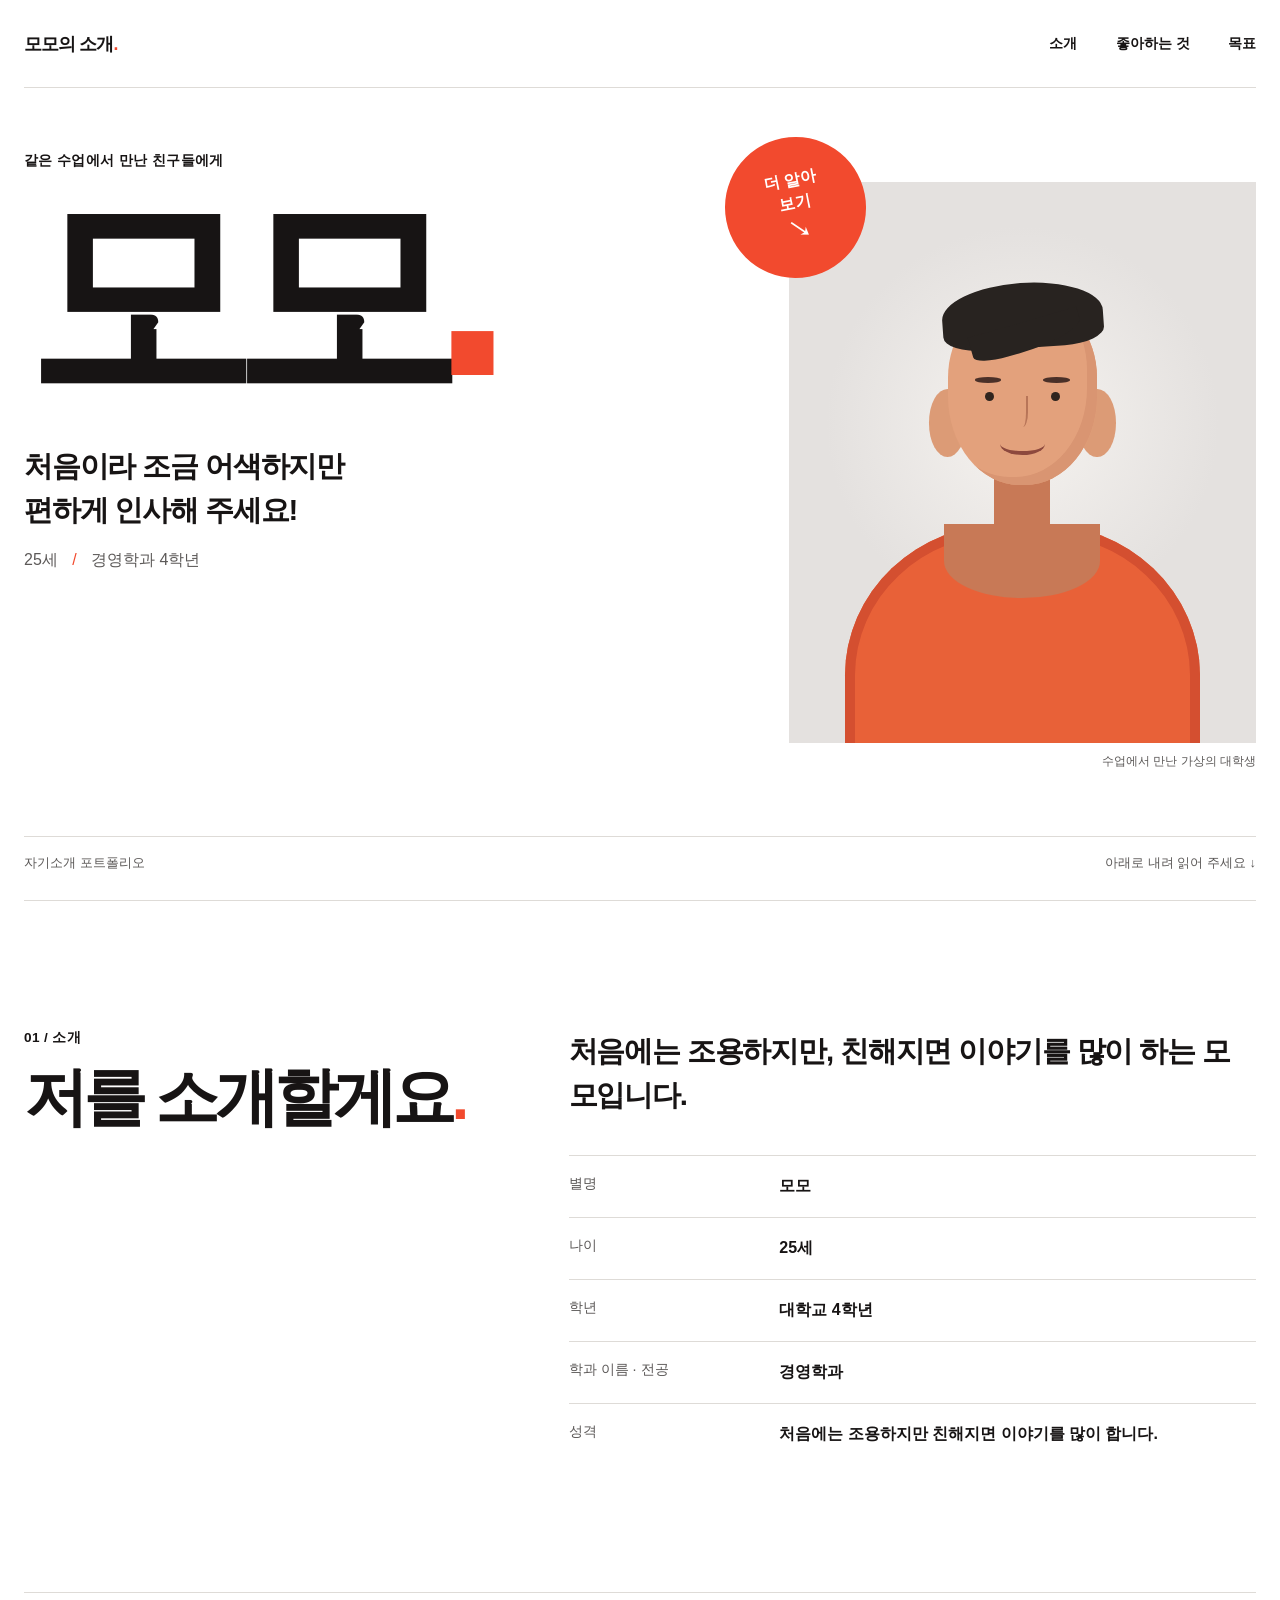
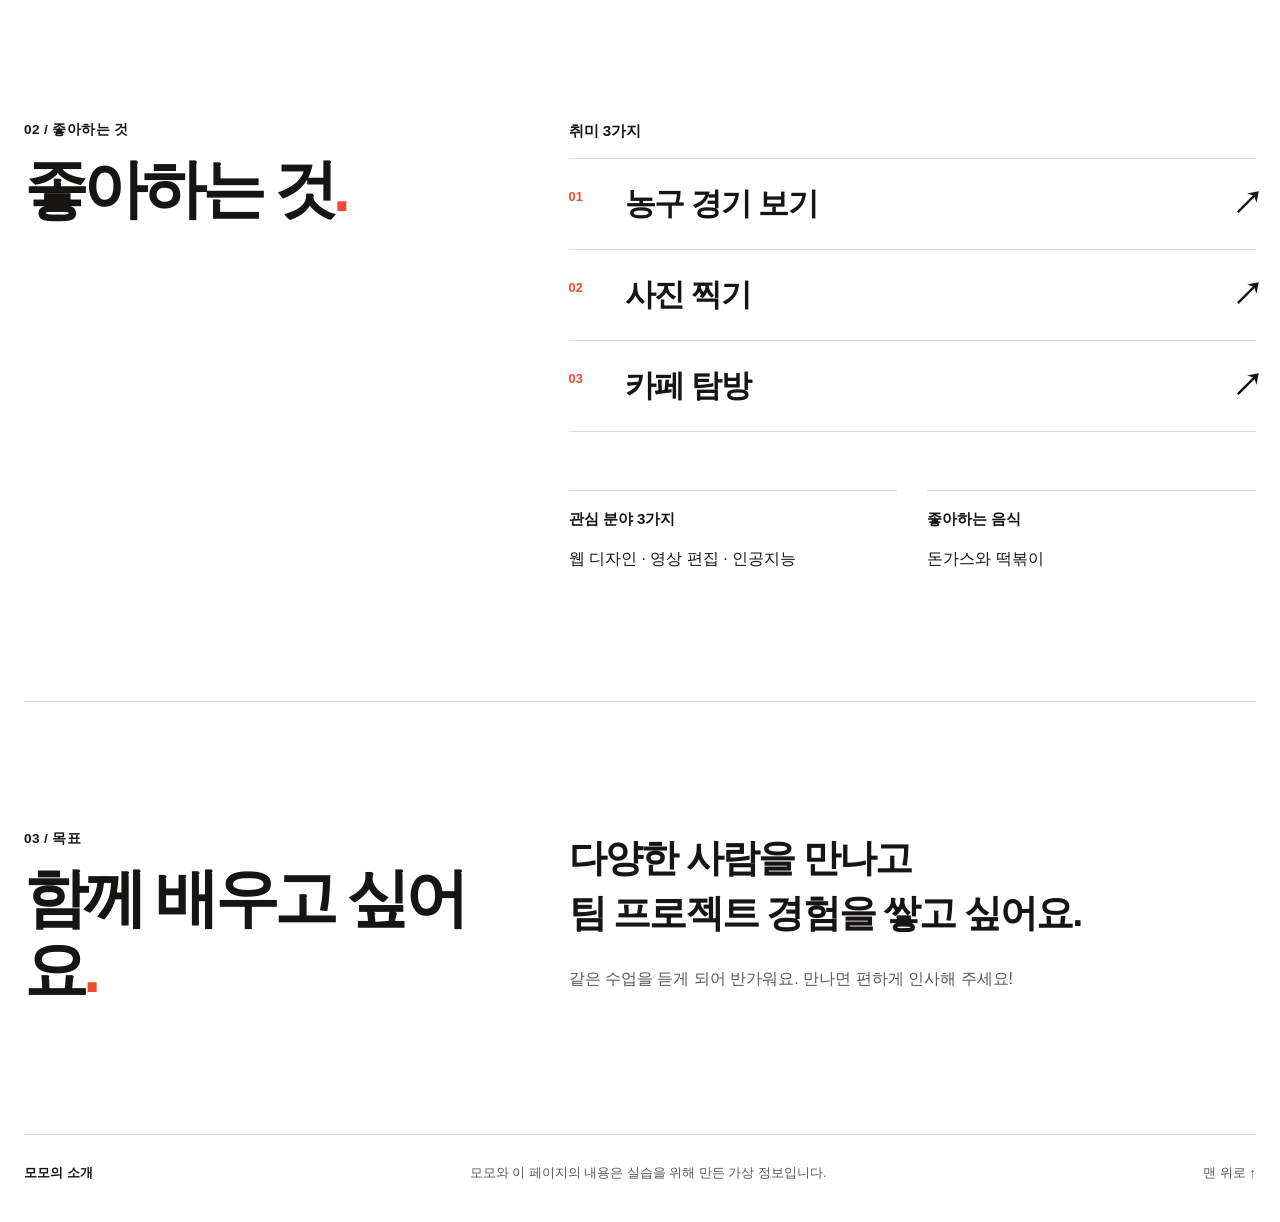
<file: 01-intro/index.html>
<!doctype html>
<html lang="ko">
<head>
  <meta charset="utf-8">
  <meta name="viewport" content="width=device-width, initial-scale=1">
  <title>모모 | 처음 만난 친구들에게</title>
  <link rel="stylesheet" href="style.css">
</head>
<body>
  <div class="page">
    <header class="site-header">
      <a class="site-name" href="#top">모모의 소개<span class="site-name-dot" aria-hidden="true">.</span></a>
      <nav aria-label="페이지 메뉴">
        <a href="#about">소개</a>
        <a href="#likes">좋아하는 것</a>
        <a href="#goal">목표</a>
      </nav>
    </header>

    <main id="top">
      <section class="hero" aria-labelledby="hero-title">
        <div class="hero-title-block">
          <p class="eyebrow">같은 수업에서 만난 친구들에게</p>
          <h1 id="hero-title">모모<span class="hero-period">.</span></h1>
          <p class="hero-line">처음이라 조금 어색하지만<br>편하게 인사해 주세요!</p>
          <p class="hero-detail">25세 <span aria-hidden="true">/</span> 경영학과 4학년</p>
        </div>

        <div class="hero-art">
          <div class="portrait" role="img" aria-label="짙은 머리와 주황색 옷을 입고 웃는 가상 인물 모모의 그림">
            <div class="portrait-glow"></div>
            <div class="portrait-body"></div>
            <div class="portrait-neck"></div>
            <div class="portrait-ear portrait-ear-left"></div>
            <div class="portrait-ear portrait-ear-right"></div>
            <div class="portrait-face">
              <div class="portrait-hair"></div>
              <div class="portrait-brow portrait-brow-left"></div>
              <div class="portrait-brow portrait-brow-right"></div>
              <div class="portrait-eye portrait-eye-left"></div>
              <div class="portrait-eye portrait-eye-right"></div>
              <div class="portrait-nose"></div>
              <div class="portrait-smile"></div>
            </div>
          </div>
          <a class="round-link" href="#about">더 알아<br>보기 <span aria-hidden="true">↘</span></a>
          <p class="art-caption">수업에서 만난 가상의 대학생</p>
        </div>
        <p class="hero-bottom">자기소개 포트폴리오 <span>아래로 내려 읽어 주세요 ↓</span></p>
      </section>

      <section class="section about" id="about" aria-labelledby="about-title">
        <div class="section-heading"><p class="section-index">01 / 소개</p><h2 id="about-title">저를 소개할게요<span class="accent">.</span></h2></div>
        <div class="about-content">
          <p class="section-intro">처음에는 조용하지만, 친해지면 이야기를 많이 하는 모모입니다.</p>
          <dl class="facts">
            <div><dt>별명</dt><dd>모모</dd></div>
            <div><dt>나이</dt><dd>25세</dd></div>
            <div><dt>학년</dt><dd>대학교 4학년</dd></div>
            <div><dt>학과 이름 · 전공</dt><dd>경영학과</dd></div>
            <div><dt>성격</dt><dd>처음에는 조용하지만 친해지면 이야기를 많이 합니다.</dd></div>
          </dl>
        </div>
      </section>

      <section class="section likes" id="likes" aria-labelledby="likes-title">
        <div class="section-heading"><p class="section-index">02 / 좋아하는 것</p><h2 id="likes-title">좋아하는 것<span class="accent">.</span></h2></div>
        <div class="likes-content">
          <h3>취미 3가지</h3>
          <ol class="interest-list">
            <li><span class="item-number">01</span><span>농구 경기 보기</span><span aria-hidden="true">↗</span></li>
            <li><span class="item-number">02</span><span>사진 찍기</span><span aria-hidden="true">↗</span></li>
            <li><span class="item-number">03</span><span>카페 탐방</span><span aria-hidden="true">↗</span></li>
          </ol>
          <div class="small-info"><div><h3>관심 분야 3가지</h3><p>웹 디자인 · 영상 편집 · 인공지능</p></div><div><h3>좋아하는 음식</h3><p>돈가스와 떡볶이</p></div></div>
        </div>
      </section>

      <section class="section goal" id="goal" aria-labelledby="goal-title">
        <div class="section-heading"><p class="section-index">03 / 목표</p><h2 id="goal-title">함께 배우고 싶어요<span class="accent">.</span></h2></div>
        <div class="goal-content"><p class="goal-lead">다양한 사람을 만나고<br>팀 프로젝트 경험을 쌓고 싶어요.</p><p>같은 수업을 듣게 되어 반가워요. 만나면 편하게 인사해 주세요!</p></div>
      </section>
    </main>

    <footer class="site-footer"><p>모모의 소개</p><p>모모와 이 페이지의 내용은 실습을 위해 만든 가상 정보입니다.</p><a href="#top">맨 위로 ↑</a></footer>
  </div>
</body>
</html>
</file>
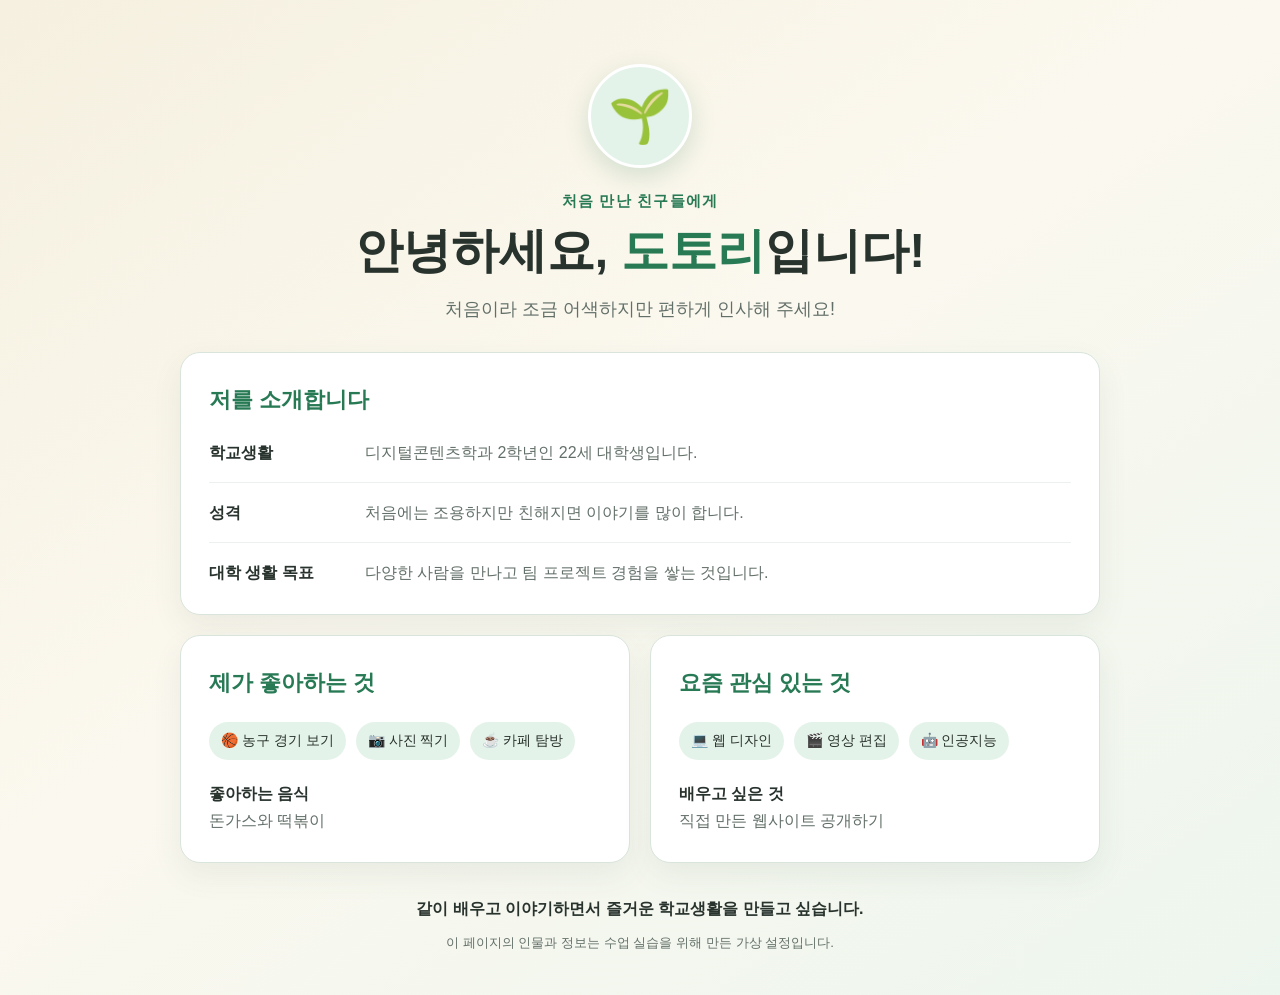
<file: myVibe_coding/01-intro/index.html>
<!doctype html>
<html lang="ko">
<head>
  <meta charset="UTF-8">
  <meta name="viewport" content="width=device-width, initial-scale=1.0">
  <meta name="description" content="가상 대학생 도토리의 자기소개 웹페이지입니다.">
  <title>도토리의 자기소개</title>
  <link rel="stylesheet" href="style.css">
</head>
<body>
  <main class="소개-페이지">
    <header class="소개-상단">
      <div class="프로필-그림" aria-hidden="true">🌱</div>
      <p class="작은-제목">처음 만난 친구들에게</p>
      <h1>안녕하세요, <span>도토리</span>입니다!</h1>
      <p class="소개말">처음이라 조금 어색하지만 편하게 인사해 주세요!</p>
    </header>

    <section class="카드" aria-labelledby="기본정보-제목">
      <h2 id="기본정보-제목">저를 소개합니다</h2>
      <dl class="정보-목록">
        <div>
          <dt>학교생활</dt>
          <dd>디지털콘텐츠학과 2학년인 22세 대학생입니다.</dd>
        </div>
        <div>
          <dt>성격</dt>
          <dd>처음에는 조용하지만 친해지면 이야기를 많이 합니다.</dd>
        </div>
        <div>
          <dt>대학 생활 목표</dt>
          <dd>다양한 사람을 만나고 팀 프로젝트 경험을 쌓는 것입니다.</dd>
        </div>
      </dl>
    </section>

    <div class="카드-모음">
      <section class="카드" aria-labelledby="취미-제목">
        <h2 id="취미-제목">제가 좋아하는 것</h2>
        <ul class="태그-목록">
          <li>🏀 농구 경기 보기</li>
          <li>📷 사진 찍기</li>
          <li>☕ 카페 탐방</li>
        </ul>
        <p class="추가-정보"><strong>좋아하는 음식</strong> 돈가스와 떡볶이</p>
      </section>

      <section class="카드" aria-labelledby="관심사-제목">
        <h2 id="관심사-제목">요즘 관심 있는 것</h2>
        <ul class="태그-목록">
          <li>💻 웹 디자인</li>
          <li>🎬 영상 편집</li>
          <li>🤖 인공지능</li>
        </ul>
        <p class="추가-정보"><strong>배우고 싶은 것</strong> 직접 만든 웹사이트 공개하기</p>
      </section>
    </div>

    <footer class="마무리">
      <p>같이 배우고 이야기하면서 즐거운 학교생활을 만들고 싶습니다.</p>
      <small>이 페이지의 인물과 정보는 수업 실습을 위해 만든 가상 설정입니다.</small>
    </footer>
  </main>
</body>
</html>
</file>
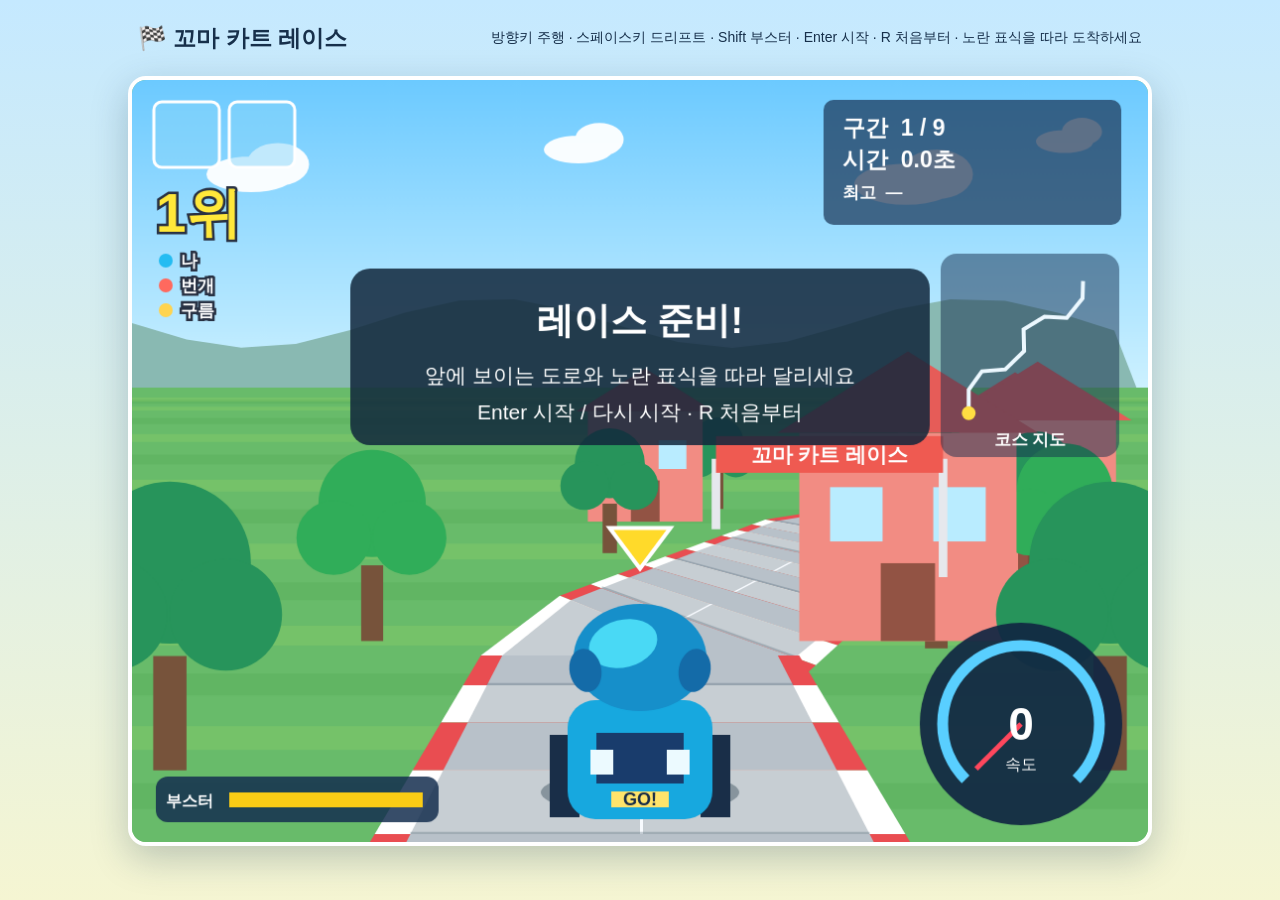
<file: 02-bricks(kart)/kart_game.html>
<!doctype html>
<html lang="ko">
<head>
  <meta charset="utf-8">
  <meta name="viewport" content="width=device-width, initial-scale=1">
  <title>꼬마 카트 레이스</title>
  <link rel="stylesheet" href="kart_game.css">
  <script src="kart_game.js" defer></script>
</head>
<body>
  <main>
    <header>
      <h1>🏁 꼬마 카트 레이스</h1>
      <p>방향키 주행 · 스페이스키 드리프트 · Shift 부스터 · Enter 시작 · R 처음부터 · 노란 표식을 따라 도착하세요</p>
    </header>
    <canvas id="game" width="1024" height="768" aria-label="꼬마 카트 레이스 게임 화면"></canvas>
  </main>
</body>
</html>
</file>
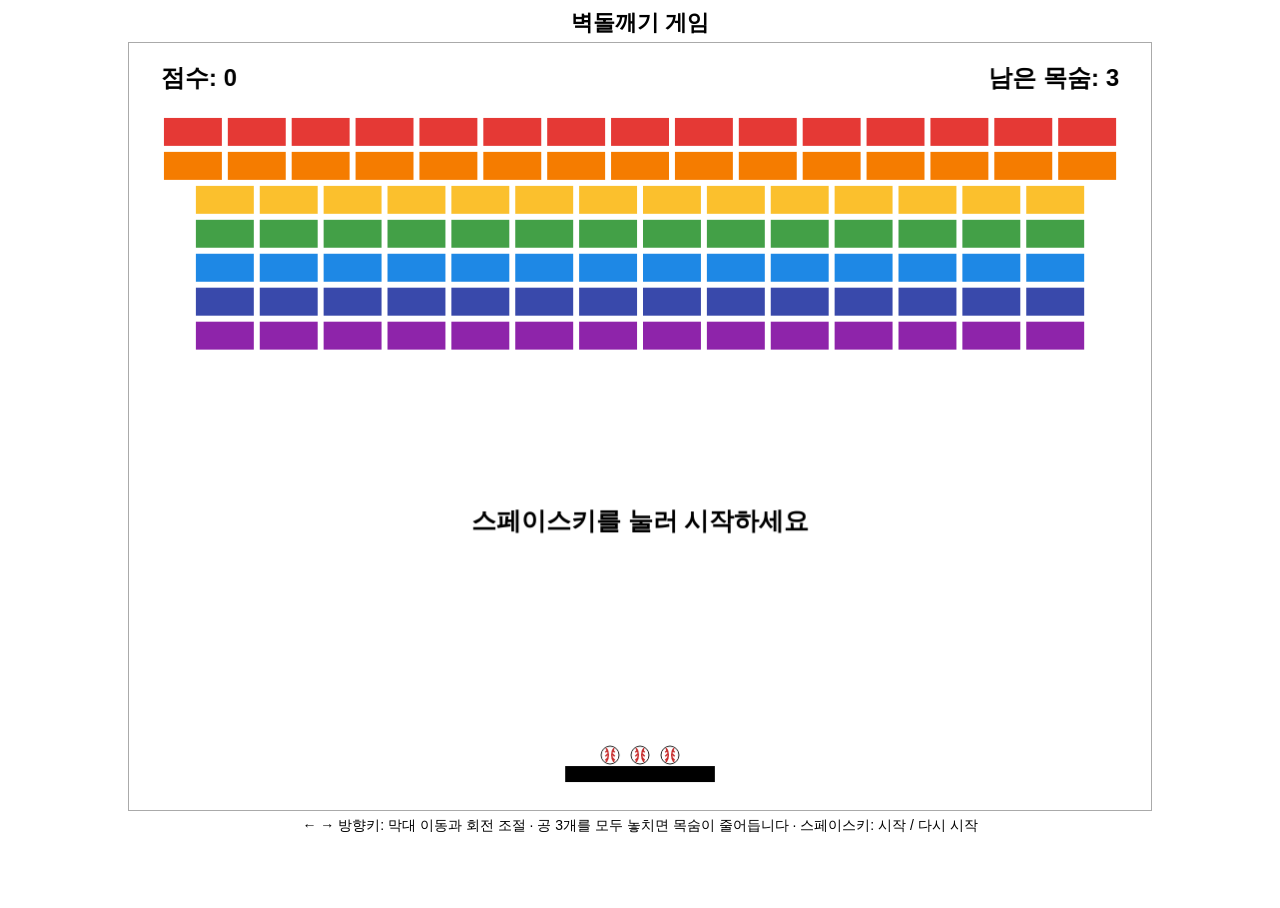
<file: 02-bricks/brick_game.html>
<!doctype html>
<html lang="ko">
<head>
  <meta charset="utf-8">
  <meta name="viewport" content="width=device-width, initial-scale=1">
  <title>벽돌깨기 게임</title>
  <link rel="stylesheet" href="brick_game.css">
  <script src="brick_game.js" defer></script>
</head>
<body>
  <main>
    <h1>벽돌깨기 게임</h1>
    <canvas id="game" width="1024" height="768" aria-label="벽돌깨기 게임 화면"></canvas>
    <p>← → 방향키: 막대 이동과 회전 조절 · 공 3개를 모두 놓치면 목숨이 줄어듭니다 · 스페이스키: 시작 / 다시 시작</p>
  </main>
</body>
</html>
</file>
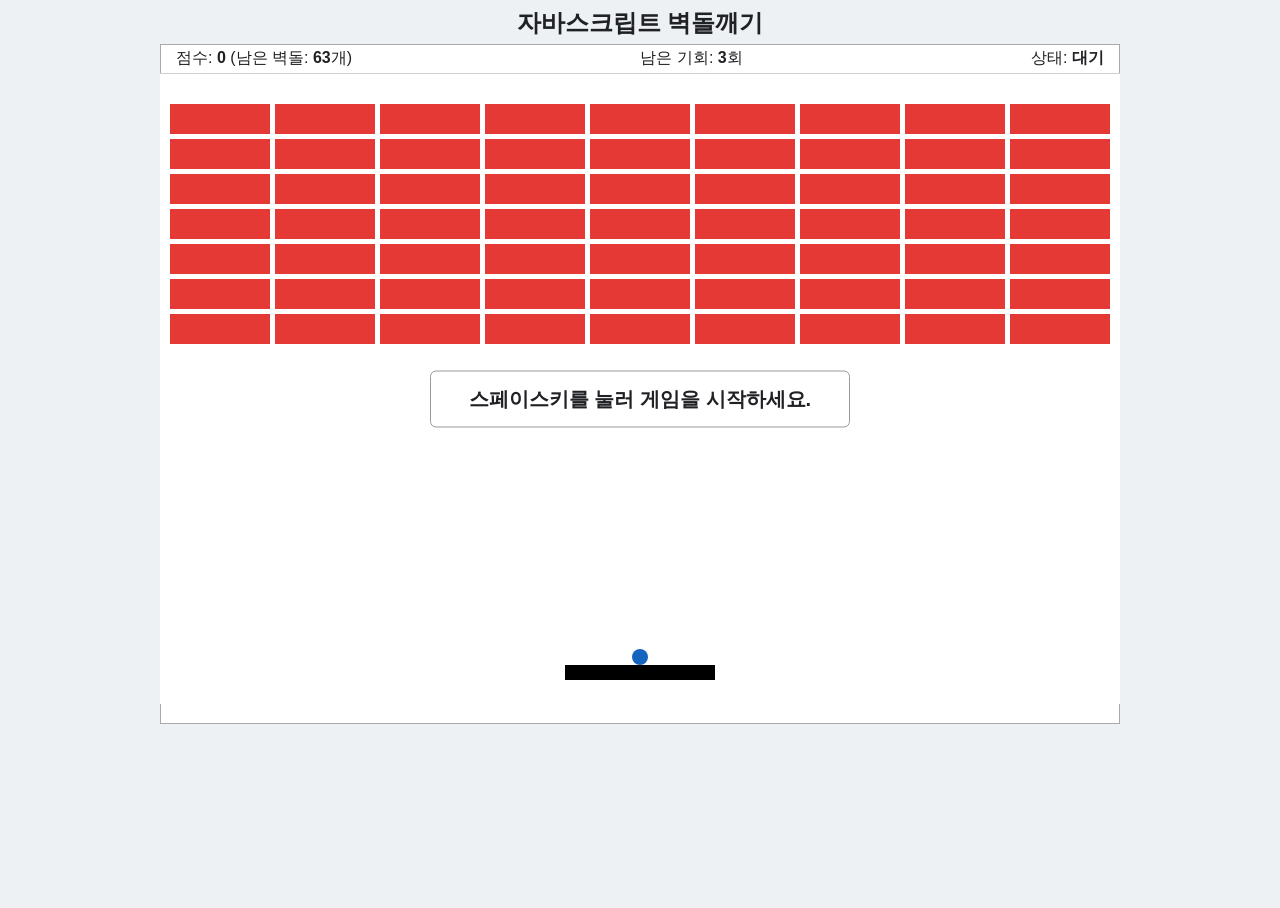
<file: myVibe_coding/02-bricks/brick_game.html>
<!doctype html>
<html lang="ko">
  <head>
    <meta charset="UTF-8">
    <meta name="viewport" content="width=device-width, initial-scale=1.0">
    <title>자바스크립트 벽돌깨기</title>
    <link rel="stylesheet" href="brick_game.css">
  </head>
  <body>
    <main class="game-wrapper">
      <h1>자바스크립트 벽돌깨기</h1>

      <section class="game-panel" aria-label="벽돌깨기 게임">
        <div class="game-info" aria-live="polite">
          <span>
            점수: <strong id="score">0</strong>
            (남은 벽돌: <strong id="remainingBricks">63</strong>개)
          </span>
          <span>남은 기회: <strong id="remainingChances">3</strong>회</span>
           <span>상태: <strong id="status">대기</strong></span>
        </div>

        <canvas
          id="gameCanvas"
          width="960"
          height="630"
          aria-label="방향키로 컨트롤 바를 움직이고 스페이스키로 시작하는 벽돌깨기 게임"
        ></canvas>

        <p id="message" class="game-message">스페이스키를 눌러 게임을 시작하세요.</p>
      </section>
    </main>

    <script src="brick_game.js"></script>
  </body>
</html>
</file>
<file: 01-intro/style.css>
:root { color-scheme: light; --ink: #171414; --paper: #fff; --subtle: #5c5958; --line: #dedbd7; --orange: #f24a2e; }
* { box-sizing: border-box; }
html { scroll-behavior: smooth; }
body { margin: 0; min-width: 0; background: var(--paper); color: var(--ink); font-family: "Arial", "Malgun Gothic", "Apple SD Gothic Neo", sans-serif; overflow-wrap: break-word; }
a { color: inherit; text-decoration: none; }
a:focus-visible { outline: 3px solid var(--orange); outline-offset: 5px; }
.page { width: min(100% - 48px, 1380px); margin-inline: auto; }
.site-header { display: flex; align-items: center; justify-content: space-between; gap: 24px; min-height: 88px; border-bottom: 1px solid var(--line); }
.site-name { font-size: 1.1rem; font-weight: 900; letter-spacing: -.05em; }
.site-name-dot, .accent, .hero-period { color: var(--orange); }
.site-header nav { display: flex; flex-wrap: wrap; gap: clamp(16px, 3vw, 44px); font-size: .9rem; font-weight: 700; }
.site-header nav a:hover, .site-footer a:hover { color: var(--orange); }
.hero { position: relative; display: grid; grid-template-columns: minmax(0, 1.2fr) minmax(300px, .8fr); column-gap: clamp(28px, 5vw, 80px); min-height: min(820px, calc(100vh - 88px)); padding-top: clamp(40px, 5vw, 78px); padding-bottom: 90px; }
.hero-title-block { position: relative; z-index: 2; min-width: 0; }
.eyebrow, .section-index { margin: 0; font-size: .85rem; font-weight: 700; letter-spacing: .03em; }
h1 { margin: 20px 0 30px; font-size: clamp(7rem, 18vw, 18rem); font-weight: 950; line-height: .92; letter-spacing: -.105em; white-space: nowrap; }
.hero-period { letter-spacing: -.08em; }
.hero-line { margin: 42px 0 18px; font-size: clamp(1.25rem, 2.3vw, 2rem); font-weight: 800; line-height: 1.5; letter-spacing: -.04em; }
.hero-detail { margin: 0; color: var(--subtle); font-size: 1rem; }
.hero-detail span { display: inline-block; margin-inline: 10px; color: var(--orange); }
.hero-art { position: relative; align-self: start; min-width: 0; margin-top: 30px; }
.portrait { position: relative; overflow: hidden; width: 100%; aspect-ratio: 4 / 4.8; background: #e4e1df; }
.portrait-glow { position: absolute; left: 7%; top: 8%; width: 86%; height: 70%; border-radius: 50%; background: radial-gradient(circle, #f3f0ed 10%, #e4e1df 70%); }
.portrait-body { position: absolute; left: 12%; bottom: -21%; width: 76%; height: 60%; border-radius: 45% 45% 18% 18%; background: #e86138; box-shadow: inset 0 0 0 10px #d44f30; }
.portrait-body::before { content: ""; position: absolute; left: 28%; top: 0; width: 44%; height: 22%; border-radius: 0 0 50% 50%; background: #c87956; }
.portrait-neck { position: absolute; left: 44%; bottom: 35%; width: 12%; height: 14%; background: #c87956; }
.portrait-ear { position: absolute; top: 37%; width: 8%; height: 12%; border-radius: 50%; background: #dc9b76; }
.portrait-ear-left { left: 30%; } .portrait-ear-right { right: 30%; }
.portrait-face { position: absolute; left: 34%; top: 21%; width: 32%; height: 33%; border-radius: 42% 42% 48% 48%; background: #e3a17c; box-shadow: inset -10px -8px #d99572; }
.portrait-hair { position: absolute; top: -9%; left: -4%; width: 108%; height: 35%; border-radius: 50% 50% 25% 25%; background: #282320; transform: rotate(-4deg); }
.portrait-hair::after { content: ""; position: absolute; left: 16%; top: 60%; width: 70%; height: 45%; border-radius: 0 0 60% 30%; background: #282320; transform: rotate(-12deg); }
.portrait-brow { position: absolute; top: 42%; width: 18%; height: 3%; border-radius: 50%; background: #4a3028; }
.portrait-brow-left { left: 18%; } .portrait-brow-right { right: 18%; }
.portrait-eye { position: absolute; top: 50%; width: 6%; height: 5%; border-radius: 50%; background: #30251f; }
.portrait-eye-left { left: 25%; } .portrait-eye-right { right: 25%; }
.portrait-nose { position: absolute; left: 47%; top: 52%; width: 7%; height: 17%; border-radius: 0 0 50% 50%; border-right: 2px solid #b87558; }
.portrait-smile { position: absolute; left: 35%; top: 72%; width: 30%; height: 12%; border-bottom: 4px solid #8d493e; border-radius: 0 0 50% 50%; }
.round-link { position: absolute; z-index: 3; top: -45px; left: -64px; display: flex; flex-direction: column; align-items: center; justify-content: center; width: clamp(112px, 11vw, 150px); aspect-ratio: 1; border-radius: 50%; background: var(--orange); color: #fff; text-align: center; font-size: clamp(.95rem, 1.25vw, 1.15rem); font-weight: 900; line-height: 1.4; transform: rotate(-11deg); transition: transform .2s ease, background .2s ease; }
.round-link:hover { background: #d6381c; transform: rotate(0) scale(1.05); }
.round-link span { font-size: 1.4rem; }
.art-caption { margin: 10px 0 0; color: var(--subtle); font-size: .75rem; text-align: right; }
.hero-bottom { position: absolute; right: 0; bottom: 28px; left: 0; display: flex; justify-content: space-between; margin: 0; padding-top: 18px; border-top: 1px solid var(--line); color: var(--subtle); font-size: .8rem; }
.section { display: grid; grid-template-columns: minmax(0, .8fr) minmax(0, 1.2fr); gap: 7%; padding: clamp(80px, 10vw, 160px) 0; border-top: 1px solid var(--line); scroll-margin-top: 24px; }
.section-heading h2 { margin: 14px 0 0; font-size: clamp(2.4rem, 5vw, 5rem); line-height: 1.13; letter-spacing: -.075em; }
.section-intro { margin: 0 0 38px; font-size: clamp(1.35rem, 2.3vw, 2rem); font-weight: 700; line-height: 1.5; letter-spacing: -.04em; }
.facts { margin: 0; }
.facts div { display: grid; grid-template-columns: minmax(110px, .4fr) 1fr; gap: 20px; padding: 18px 0; border-top: 1px solid var(--line); }
.facts dt { color: var(--subtle); font-size: .9rem; }
.facts dd { margin: 0; font-weight: 700; line-height: 1.55; }
.likes-content h3 { margin: 0 0 16px; font-size: .95rem; }
.interest-list { margin: 0 0 58px; padding: 0; list-style: none; }
.interest-list li { display: grid; grid-template-columns: 44px 1fr 24px; gap: 12px; align-items: center; padding: 24px 0; border-top: 1px solid var(--line); font-size: clamp(1.3rem, 2.4vw, 2.2rem); font-weight: 800; letter-spacing: -.04em; }
.interest-list li:last-child { border-bottom: 1px solid var(--line); }
.item-number { align-self: start; margin-top: 6px; color: var(--orange); font-size: .8rem; letter-spacing: 0; }
.small-info { display: grid; grid-template-columns: 1fr 1fr; gap: 30px; }
.small-info div { padding-top: 18px; border-top: 1px solid var(--line); }
.small-info p { margin: 0; line-height: 1.65; }
.goal-lead { margin: 0 0 28px; font-size: clamp(1.6rem, 3vw, 3rem); font-weight: 800; line-height: 1.45; letter-spacing: -.05em; }
.goal-content > p:last-child { color: var(--subtle); }
.site-footer { display: flex; justify-content: space-between; gap: 22px; padding: 30px 0 40px; border-top: 1px solid var(--line); color: var(--subtle); font-size: .8rem; }
.site-footer p { margin: 0; }
.site-footer p:first-child { color: var(--ink); font-weight: 900; }
@media (max-width: 800px) { .hero { grid-template-columns: 1fr 1fr; min-height: auto; } h1 { font-size: clamp(6rem, 18vw, 10rem); } .round-link { left: -40px; } .section { gap: 5%; } }
@media (max-width: 650px) { .page { width: min(100% - 32px, 1380px); } .site-header { align-items: flex-start; padding: 20px 0; min-height: 0; } .site-header nav { justify-content: flex-end; gap: 10px 16px; font-size: .8rem; } .hero { display: flex; flex-direction: column; gap: 56px; padding-top: 54px; padding-bottom: 96px; } h1 { font-size: clamp(6rem, 25vw, 11rem); } .hero-line { margin-top: 26px; } .hero-art { width: min(78%, 410px); margin: 0 0 0 auto; } .round-link { left: -46px; width: 112px; } .hero-bottom { bottom: 24px; } .section { display: block; padding: 80px 0; } .section-heading { margin-bottom: 42px; } .site-footer { flex-wrap: wrap; } }
@media (max-width: 390px) { .site-header { display: block; } .site-header nav { justify-content: flex-start; margin-top: 14px; } .hero-art { width: 80%; } .round-link { left: -36px; width: 92px; font-size: .8rem; } .small-info { grid-template-columns: 1fr; gap: 20px; } .facts div { grid-template-columns: 1fr; gap: 5px; } .hero-bottom span { display: none; } }
@media (prefers-reduced-motion: reduce) { html { scroll-behavior: auto; } .round-link { transition: none; } }
</file>
<file: myVibe_coding/01-intro/style.css>
/* 모든 요소의 크기 계산 방식을 통일합니다. */
* {
  box-sizing: border-box;
}

:root {
  --주요색: #287a55;
  --연한-주요색: #e4f3e9;
  --배경색: #fbf8ef;
  --카드색: #ffffff;
  --글자색: #29332e;
  --보조글자색: #637069;
  --테두리색: #d9e5dc;
}

body {
  margin: 0;
  min-width: 280px;
  color: var(--글자색);
  background: linear-gradient(145deg, #f5f0df 0%, var(--배경색) 45%, #edf6ee 100%);
  font-family: "Malgun Gothic", "맑은 고딕", sans-serif;
  line-height: 1.7;
}

.소개-페이지 {
  width: min(100% - 40px, 920px);
  margin: 0 auto;
  padding: 64px 0 40px;
}

.소개-상단 {
  margin-bottom: 28px;
  text-align: center;
}

.프로필-그림 {
  display: grid;
  width: 104px;
  height: 104px;
  margin: 0 auto 20px;
  border: 3px solid #ffffff;
  border-radius: 50%;
  background-color: var(--연한-주요색);
  box-shadow: 0 8px 24px rgb(40 122 85 / 18%);
  font-size: 52px;
  place-items: center;
}

.작은-제목 {
  margin: 0 0 6px;
  color: var(--주요색);
  font-size: 15px;
  font-weight: 700;
  letter-spacing: 0.08em;
}

h1 {
  margin: 0;
  font-size: clamp(30px, 6vw, 48px);
  line-height: 1.3;
}

h1 span {
  color: var(--주요색);
}

.소개말 {
  margin: 12px 0 0;
  color: var(--보조글자색);
  font-size: 18px;
}

.카드 {
  padding: 28px;
  border: 1px solid var(--테두리색);
  border-radius: 20px;
  background-color: var(--카드색);
  box-shadow: 0 12px 30px rgb(68 87 75 / 8%);
}

.카드 h2 {
  margin: 0 0 20px;
  color: var(--주요색);
  font-size: 22px;
}

.정보-목록 {
  display: grid;
  gap: 16px;
  margin: 0;
}

.정보-목록 div {
  display: grid;
  grid-template-columns: 140px 1fr;
  gap: 16px;
  padding-bottom: 16px;
  border-bottom: 1px solid #edf1ee;
}

.정보-목록 div:last-child {
  padding-bottom: 0;
  border-bottom: 0;
}

.정보-목록 dt {
  font-weight: 700;
}

.정보-목록 dd {
  margin: 0;
  color: var(--보조글자색);
}

.카드-모음 {
  display: grid;
  grid-template-columns: repeat(2, minmax(0, 1fr));
  gap: 20px;
  margin-top: 20px;
}

.태그-목록 {
  display: flex;
  flex-wrap: wrap;
  gap: 10px;
  margin: 0;
  padding: 0;
  list-style: none;
}

.태그-목록 li {
  padding: 7px 12px;
  border-radius: 999px;
  background-color: var(--연한-주요색);
  font-size: 14px;
}

.추가-정보 {
  margin: 20px 0 0;
  color: var(--보조글자색);
}

.추가-정보 strong {
  display: block;
  color: var(--글자색);
}

.마무리 {
  padding: 32px 10px 0;
  text-align: center;
}

.마무리 p {
  margin: 0 0 6px;
  font-weight: 700;
}

.마무리 small {
  color: var(--보조글자색);
}

/* 화면이 좁을 때 카드를 한 줄로 배치합니다. */
@media (max-width: 650px) {
  .소개-페이지 {
    width: min(100% - 28px, 920px);
    padding-top: 40px;
  }

  .카드-모음 {
    grid-template-columns: 1fr;
  }

  .정보-목록 div {
    grid-template-columns: 1fr;
    gap: 2px;
  }

  .카드 {
    padding: 22px;
    border-radius: 16px;
  }

  .소개말 {
    font-size: 16px;
  }
}
</file>
<file: 02-bricks(kart)/kart_game.css>
* { box-sizing: border-box; }

body {
  margin: 0;
  min-height: 100vh;
  background: linear-gradient(180deg, #c5e9ff 0%, #f5f5d2 100%);
  color: #17304b;
  font-family: "Malgun Gothic", Arial, sans-serif;
}

main {
  width: min(1024px, 100vw, calc((100vh - 82px) * 4 / 3));
  margin: 0 auto;
}

header {
  min-height: 76px;
  display: flex;
  align-items: center;
  justify-content: space-between;
  gap: 12px;
  padding: 8px 10px;
}

h1 { margin: 0; font-size: 23px; }
p { margin: 0; font-size: 14px; }

canvas {
  display: block;
  width: 100%;
  height: auto;
  border: 4px solid #fff;
  border-radius: 18px;
  box-shadow: 0 12px 36px rgba(18, 54, 78, 0.25);
  background: #74c66e;
}

@media (max-width: 700px) {
  header { display: block; }
  h1 { font-size: 18px; }
  p { font-size: 12px; margin-top: 3px; }
}
</file>
<file: 02-bricks/brick_game.css>
* { box-sizing: border-box; }

body {
  margin: 0;
  min-height: 100vh;
  background: #fff;
  color: #000;
  font-family: Arial, "Malgun Gothic", sans-serif;
}

main {
  width: min(1024px, 100vw, calc((100vh - 85px) * 4 / 3));
  margin: 0 auto;
  text-align: center;
}

h1 {
  margin: 8px 0 4px;
  font-size: 22px;
}

canvas {
  display: block;
  width: 100%;
  height: auto;
  background: #fff;
  border: 1px solid #aaa;
}

p {
  margin: 6px 0;
  font-size: 14px;
}
</file>
<file: myVibe_coding/02-bricks/brick_game.css>
* {
  box-sizing: border-box;
}

html,
body {
  width: 100%;
  height: 100%;
  margin: 0;
}

body {
  overflow: hidden;
  background: #eef1f4;
  color: #202124;
  font-family: "Malgun Gothic", "맑은 고딕", sans-serif;
}

.game-wrapper {
  width: 960px;
  margin: 8px auto 0;
}

h1 {
  margin: 0 0 6px;
  font-size: 24px;
  line-height: 30px;
  text-align: center;
}

.game-panel {
  position: relative;
  width: 960px;
  height: 680px;
  overflow: hidden;
  background: #fff;
  box-shadow: inset 0 0 0 1px #a9a9a9;
}

.game-info {
  display: flex;
  align-items: center;
  justify-content: space-between;
  height: 30px;
  padding: 0 16px;
  border-bottom: 1px solid #d0d0d0;
  font-size: 16px;
}

#gameCanvas {
  display: block;
  width: 960px;
  height: 630px;
  background: #fff;
}

.game-message {
  position: absolute;
  top: 50%;
  left: 50%;
  min-width: 420px;
  margin: 15px 0 0;
  padding: 14px 20px;
  transform: translate(-50%, -50%);
  border: 1px solid #999;
  border-radius: 6px;
  background: rgb(255 255 255 / 92%);
  font-size: 20px;
  font-weight: 700;
  text-align: center;
  white-space: pre-line;
}

.game-message.hidden {
  display: none;
}
</file>
